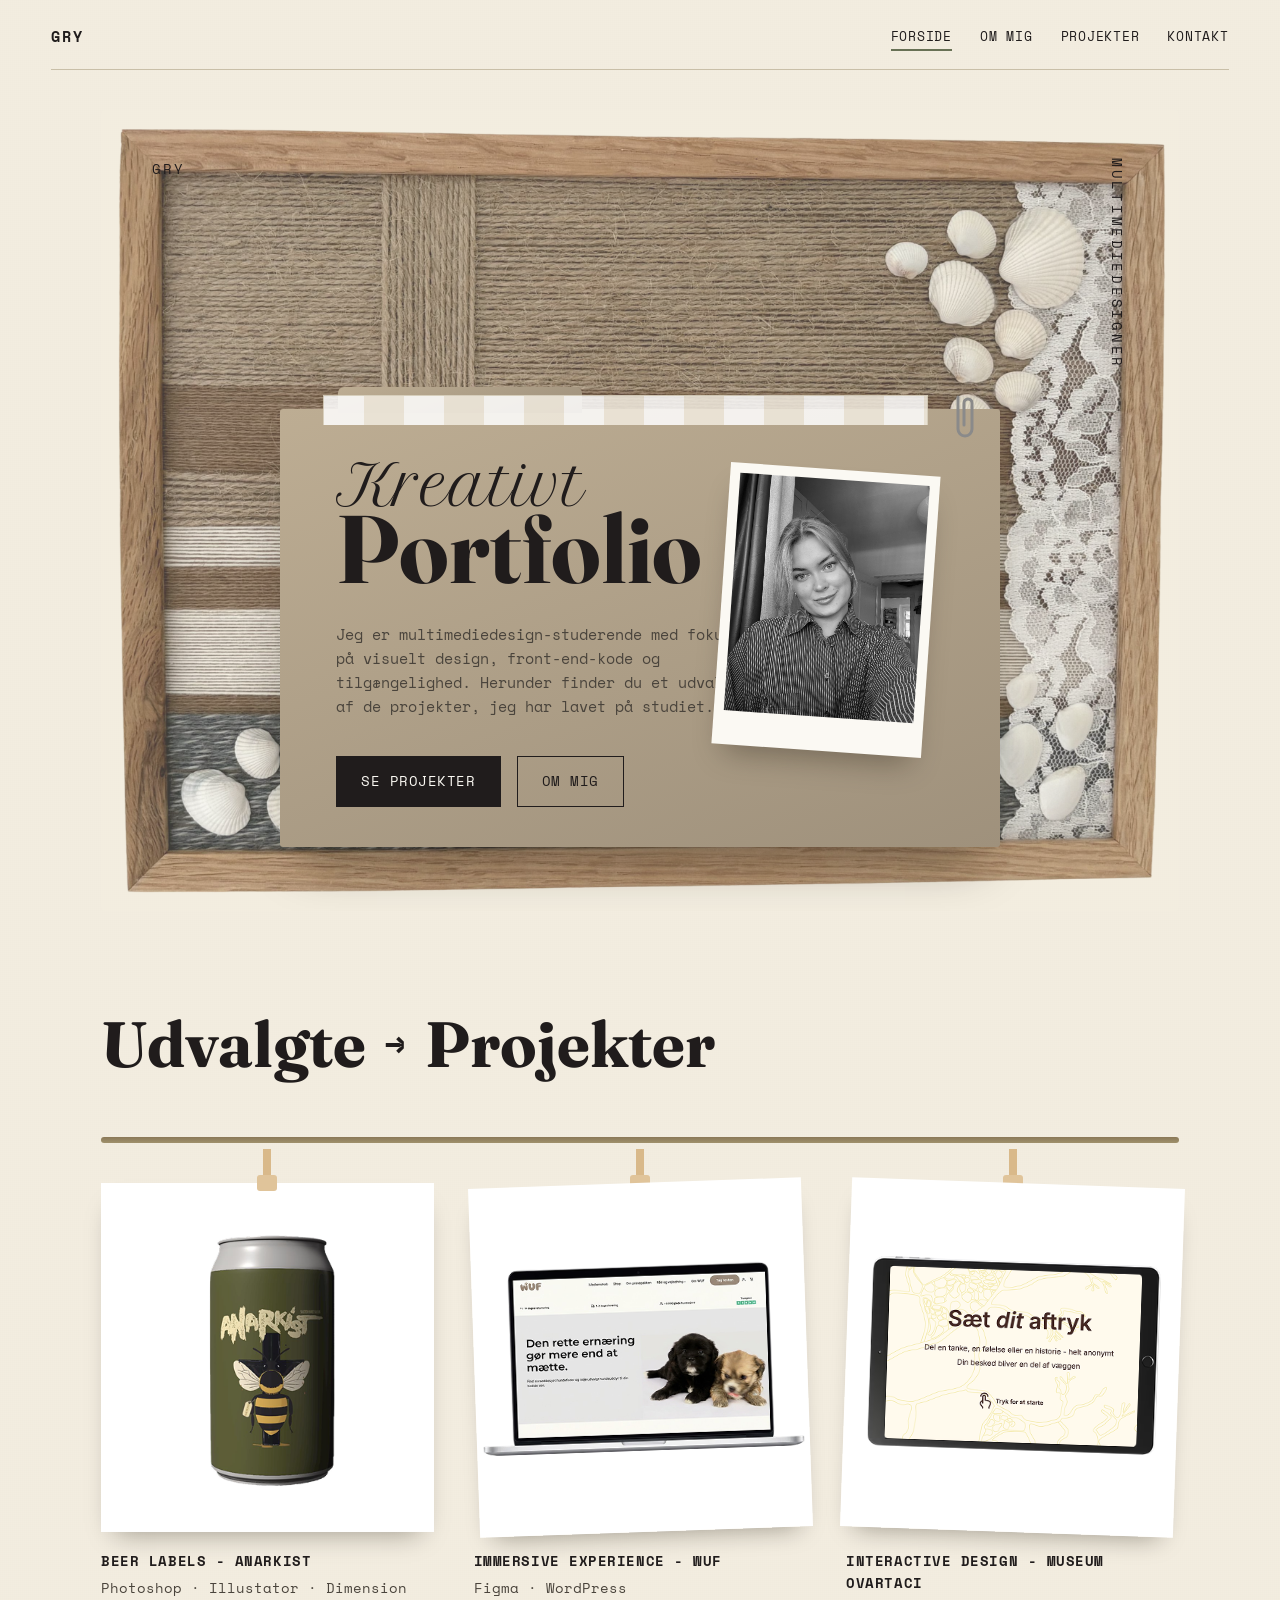
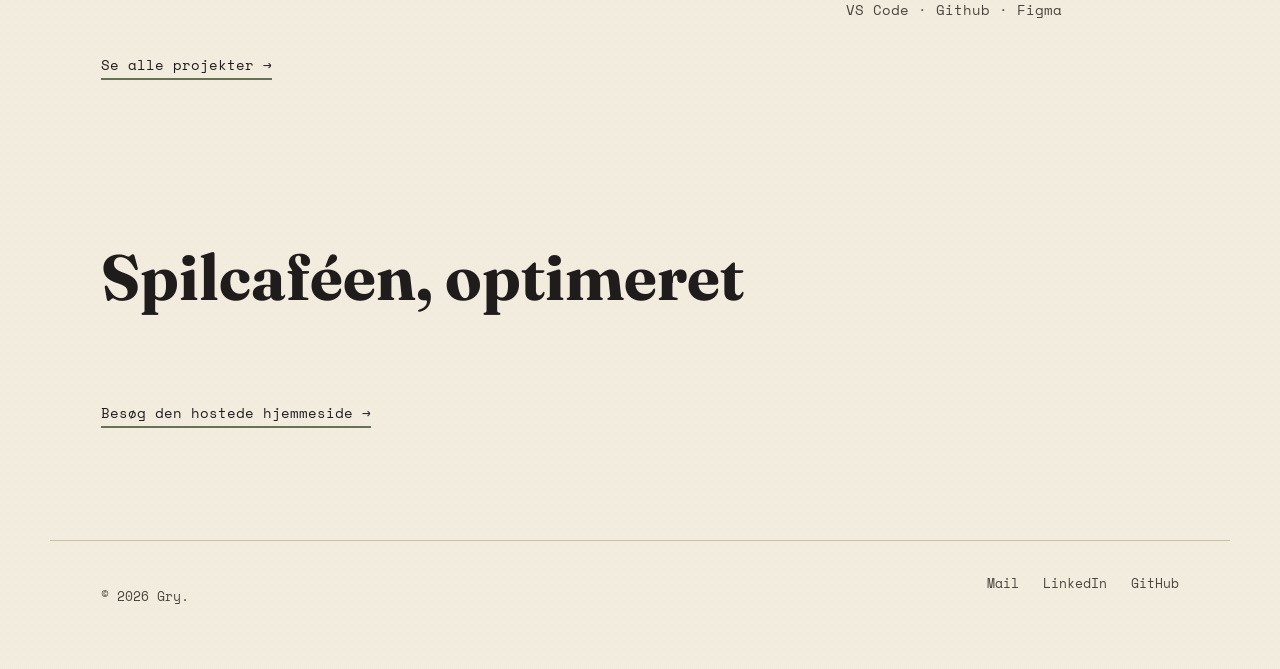
<file: index.html>
<!DOCTYPE html>
<html lang="da">
<head>
<meta charset="UTF-8">
<meta name="viewport" content="width=device-width, initial-scale=1.0">
<title>Gry — Portfolio</title>
<link rel="preconnect" href="https://fonts.googleapis.com">
<link href="https://fonts.googleapis.com/css2?family=Fraunces:opsz,wght@9..144,600;9..144,700&family=Petit+Formal+Script&family=Space+Mono:wght@400;700&display=swap" rel="stylesheet">
<link rel="stylesheet" href="css/scrapbook.css">
</head>
<body>

<a class="skip-link" href="#main">Spring til indhold</a>

<header class="site-header">
  <nav class="main-nav" aria-label="Hovednavigation">
    <a href="index.html" class="logo">Gry</a>
    <ul class="nav-links">
      <li><a href="index.html" aria-current="page">Forside</a></li>
      <li><a href="om-mig.html">Om mig</a></li>
      <li><a href="projekter.html">Projekter</a></li>
      <li><a href="kontakt.html">Kontakt</a></li>
    </ul>
  </nav>
</header>

<main id="main">

  <section class="folder-scene">
    <div class="folder-scene-bg">
      <img class="folder-scene-image" src="images/muslinge-billede.png" alt="">

      <div class="folder-topline">
        <span>Gry</span>
        <span class="vertical-label">Multimediedesigner</span>
      </div>

      <div class="folder-card">
        <div class="folder-papers" aria-hidden="true"></div>

        <svg class="paperclip" viewBox="0 0 34 60" aria-hidden="true">
          <path d="M10 10 V42 a7 7 0 0 0 14 0 V16 a4 4 0 0 0 -8 0 V38" fill="none" stroke="#8a8a8a" stroke-width="3" stroke-linecap="round"/>
        </svg>

        <figure class="polaroid" aria-hidden="true">
        <img
          class="polaroid-photo"
          src="images/portræt1.png"
          alt="Portræt af Gry.">
        </figure>

        <p class="folder-title-script">Kreativt</p>
        <h1 class="folder-title-main">Portfolio</h1>

        <p class="folder-tagline">Jeg er multimediedesign-studerende med fokus på visuelt design, front-end-kode og tilgængelighed. Herunder finder du et udvalg af de projekter, jeg har lavet på studiet.</p>

        <div class="folder-actions">
          <a href="projekter.html" class="btn btn-primary">Se projekter</a>
          <a href="om-mig.html" class="btn btn-ghost">Om mig</a>
        </div>
      </div>
    </div>
  </section>

  <section class="clothesline-section" aria-labelledby="works-heading">
    <h2 id="works-heading" class="section-heading-big">Udvalgte <span class="arrow">&rarr;</span> Projekter</h2>

    <div class="clothesline-rope" aria-hidden="true"></div>

    <div class="clothesline-items">
      <article class="clothesline-item">
        <svg class="peg" viewBox="0 0 20 42" aria-hidden="true">
          <rect x="6" y="0" width="8" height="30" fill="#d9b98a"/>
          <rect x="0" y="26" width="20" height="16" rx="3" fill="#e0c49a"/>
        </svg>
        <img
         class="clothesline-photo"
         src="images/bee-beer-square.png" alt="Beer Labels - Anarkist">
        <h3>Beer Labels - Anarkist</h3>
        <p>Photoshop · Illustator · Dimension</p>
      </article>

      <article class="clothesline-item">
        <svg class="peg" viewBox="0 0 20 42" aria-hidden="true">
          <rect x="6" y="0" width="8" height="30" fill="#d9b98a"/>
          <rect x="0" y="26" width="20" height="16" rx="3" fill="#e0c49a"/>
        </svg>
        <img
         class="clothesline-photo"
         src="images/wuf-computer.png" alt="Immersive Experience - WUF">
        <h3>Immersive Experience - WUF</h3>
        <p>Figma · WordPress</p>
      </article>

      <article class="clothesline-item">
        <svg class="peg" viewBox="0 0 20 42" aria-hidden="true">
          <rect x="6" y="0" width="8" height="30" fill="#d9b98a"/>
          <rect x="0" y="26" width="20" height="16" rx="3" fill="#e0c49a"/>
        </svg>
        <img
         class="clothesline-photo"
         src="images/ovartaci-ipad-skærm.png" alt="Interactive Design - Museum Ovartaci">
        <h3>Interactive Design - Museum Ovartaci</h3>
        <p>VS Code · Github · Figma</p>
      </article>
    </div>

    <a href="projekter.html" class="link-arrow">Se alle projekter &rarr;</a>
  </section>

  <section class="clothesline-section" aria-labelledby="spilcafe-heading">
    <h2 id="spilcafe-heading" class="section-heading-big">Spilcaféen, optimeret</h2>
    <a href="https://gryblum.github.io/Spilcafe-/" class="link-arrow" target="_blank" rel="noopener noreferrer">Besøg den hostede hjemmeside &rarr;</a>
  </section>

</main>

<footer class="site-footer">
  <p>&copy; 2026 Gry.</p>
  <ul class="footer-links">
    <li><a href="mailto:gryblum@gmail.com">Mail</a></li>
    <li><a href="https://www.linkedin.com/in/gry-blum-andresen-62b1443a3/" target="_blank" rel="noopener noreferrer">LinkedIn</a></li>
    <li><a href="https://github.com/gryblum" target="_blank" rel="noopener noreferrer">GitHub</a></li>
  </ul>
</footer>

</body>
</html>
</file>
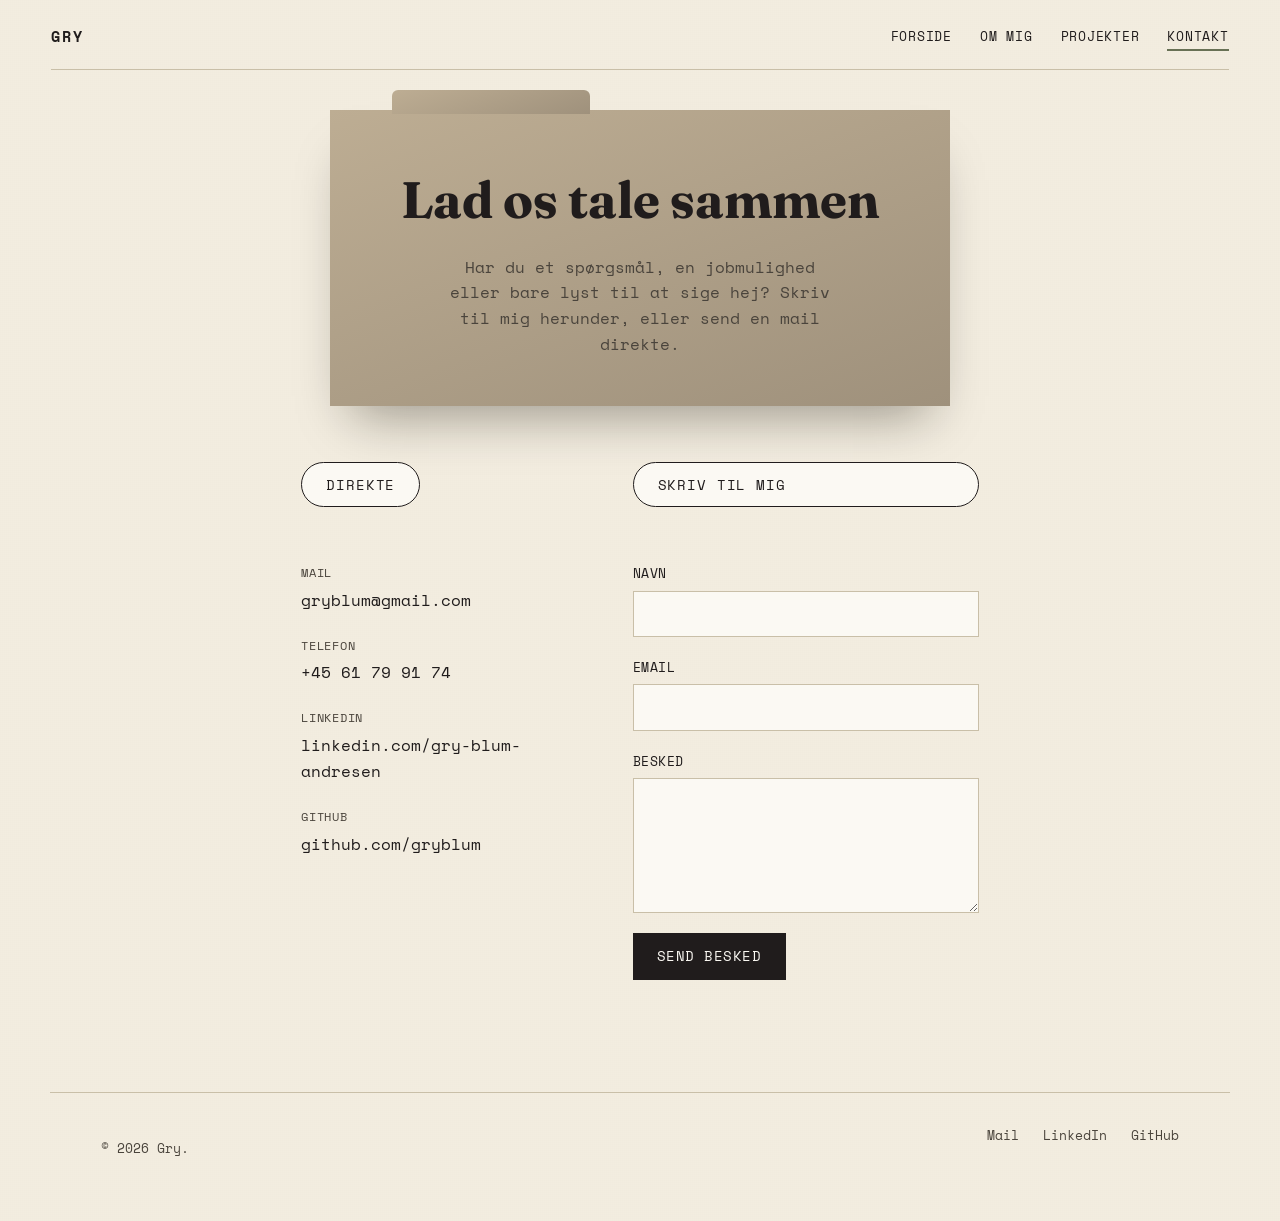
<file: kontakt.html>
<!DOCTYPE html>
<html lang="da">
<head>
<meta charset="UTF-8">
<meta name="viewport" content="width=device-width, initial-scale=1.0">
<title>Kontakt — Gry</title>
<link rel="preconnect" href="https://fonts.googleapis.com">
<link href="https://fonts.googleapis.com/css2?family=Fraunces:opsz,wght@9..144,600;9..144,700&family=Petit+Formal+Script&family=Space+Mono:wght@400;700&display=swap" rel="stylesheet">
<link rel="stylesheet" href="css/scrapbook.css">
</head>
<body>

<a class="skip-link" href="#main">Spring til indhold</a>

<header class="site-header">
  <nav class="main-nav" aria-label="Hovednavigation">
    <a href="index.html" class="logo">Gry</a>
    <ul class="nav-links">
      <li><a href="index.html">Forside</a></li>
      <li><a href="om-mig.html">Om mig</a></li>
      <li><a href="projekter.html">Projekter</a></li>
      <li><a href="kontakt.html" aria-current="page">Kontakt</a></li>
    </ul>
  </nav>
</header>

<main id="main">

  <section class="contact-hero">
    <div class="contact-folder">
      <h1>Lad os tale sammen</h1>
      <p>Har du et spørgsmål, en jobmulighed eller bare lyst til at sige hej? Skriv til mig herunder, eller send en mail direkte.</p>
    </div>
  </section>

  <section class="contact-block">
    <div class="contact-direct">
      <span class="badge-pill">Direkte</span>
      <ul class="contact-list" style="margin-top: 1.75rem;">
        <li>
          <span class="contact-label">Mail</span>
          <a href="mailto:gryblum@gmail.com">gryblum@gmail.com</a>
        </li>
        <li>
          <span class="contact-label">Telefon</span>
          <a href="tel:+4561799174">+45 61 79 91 74</a>
        </li>
        <li>
          <span class="contact-label">LinkedIn</span>
          <a href="https://www.linkedin.com/in/gry-blum-andresen-62b1443a3/" target="_blank" rel="noopener noreferrer">linkedin.com/gry-blum-andresen</a>
        </li>
        <li>
          <span class="contact-label">GitHub</span>
          <a href="https://github.com/gryblum" target="_blank" rel="noopener noreferrer">github.com/gryblum</a>
        </li>
      </ul>
    </div>

    <form class="contact-form" action="#" method="post">
      <span class="badge-pill">Skriv til mig</span>

      <div class="form-field" style="margin-top: 1.75rem;">
        <label for="name">Navn</label>
        <input type="text" id="name" name="name" required autocomplete="name">
      </div>

      <div class="form-field">
        <label for="email">Email</label>
        <input type="email" id="email" name="email" required autocomplete="email">
      </div>

      <div class="form-field">
        <label for="message">Besked</label>
        <textarea id="message" name="message" rows="5" required></textarea>
      </div>

      <button type="submit" class="btn btn-primary">Send besked</button>
    </form>
  </section>

</main>

<footer class="site-footer">
  <p>&copy; 2026 Gry.</p>
  <ul class="footer-links">
    <li><a href="mailto:gryblum@gmail.com">Mail</a></li>
    <li><a href="https://www.linkedin.com/in/gry-blum-andresen-62b1443a3/" target="_blank" rel="noopener noreferrer">LinkedIn</a></li>
    <li><a href="https://github.com/gryblum" target="_blank" rel="noopener noreferrer">GitHub</a></li>
  </ul>
</footer>

</body>
</html>
</file>
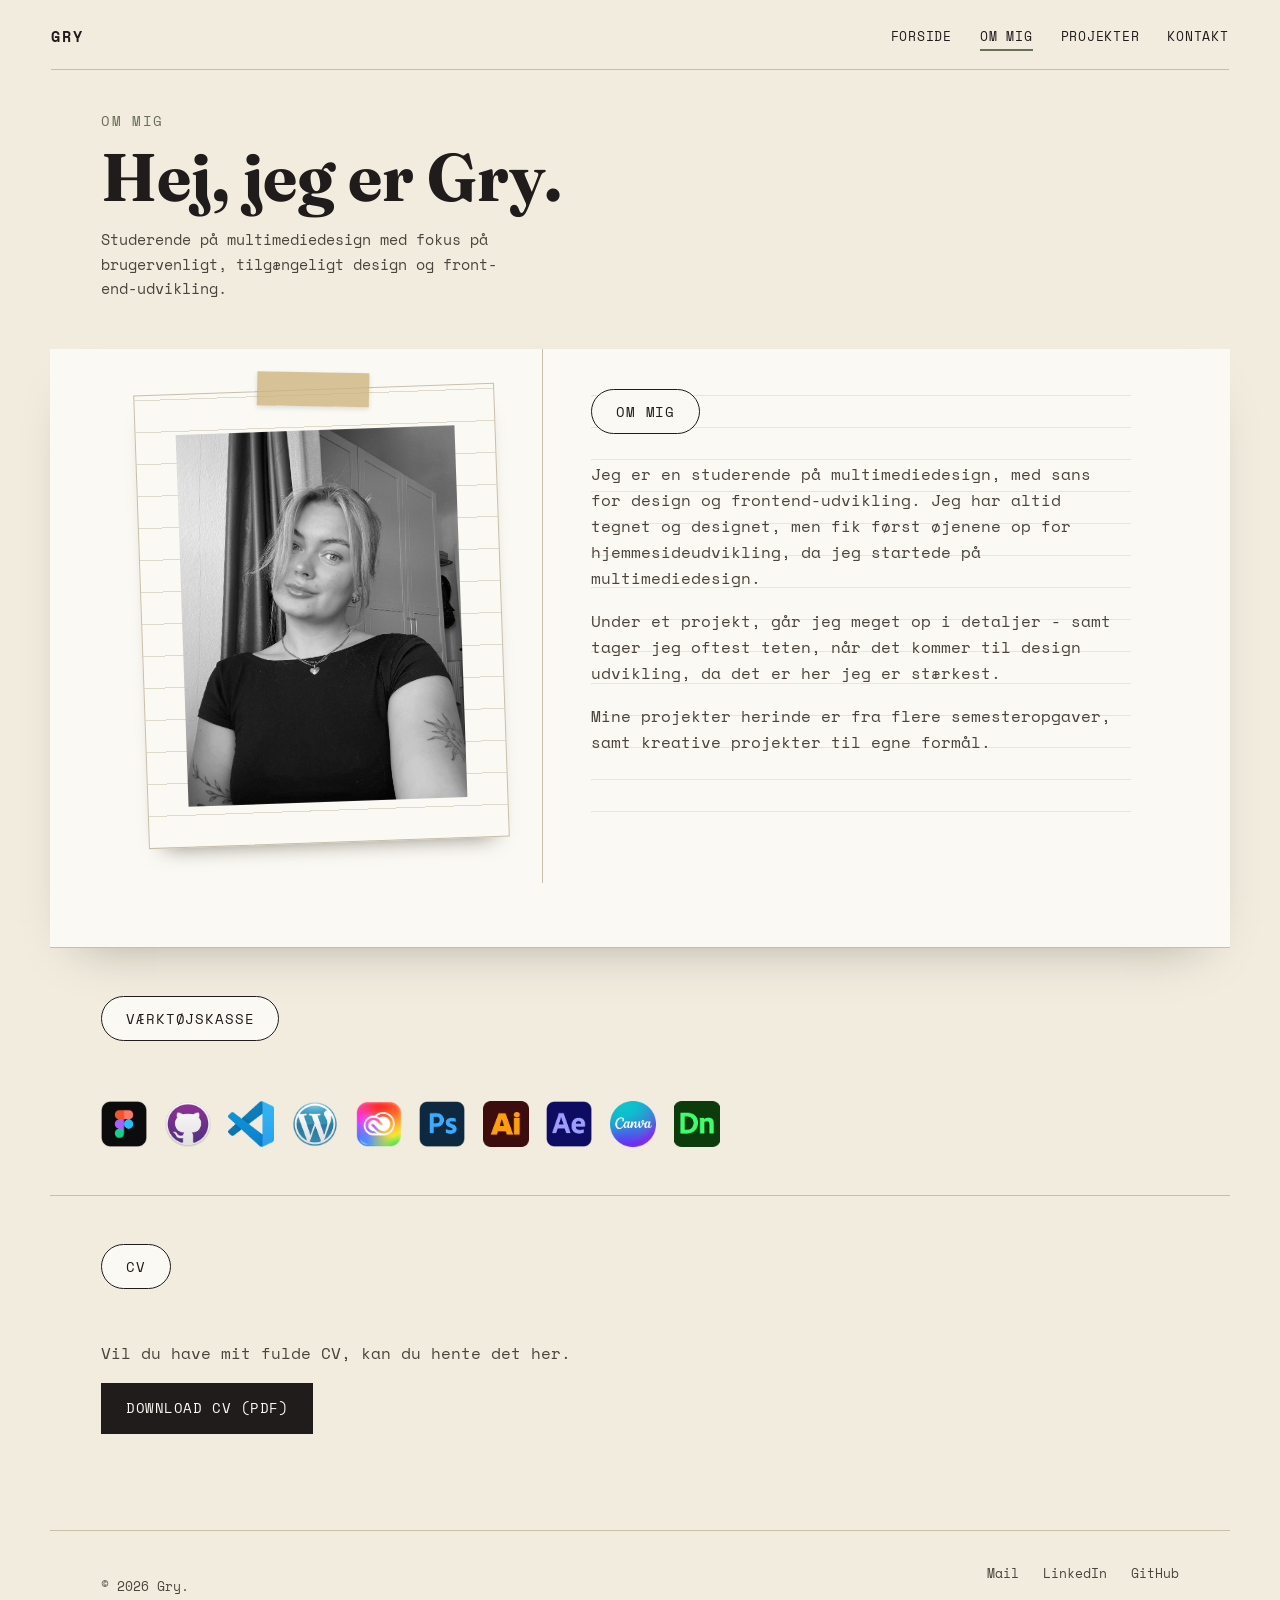
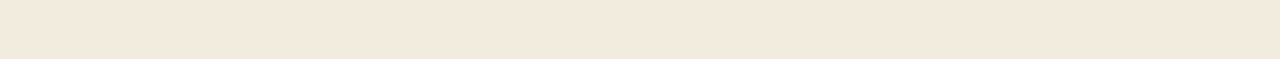
<file: om-mig.html>
<!DOCTYPE html>
<html lang="da">
<head>
<meta charset="UTF-8">
<meta name="viewport" content="width=device-width, initial-scale=1.0">
<title>Om mig — Gry</title>
<link rel="preconnect" href="https://fonts.googleapis.com">
<link href="https://fonts.googleapis.com/css2?family=Fraunces:opsz,wght@9..144,600;9..144,700&family=Petit+Formal+Script&family=Space+Mono:wght@400;700&display=swap" rel="stylesheet">
<link rel="stylesheet" href="css/scrapbook.css">
</head>
<body>

<a class="skip-link" href="#main">Spring til indhold</a>

<header class="site-header">
  <nav class="main-nav" aria-label="Hovednavigation">
    <a href="index.html" class="logo">Gry</a>
    <ul class="nav-links">
      <li><a href="index.html">Forside</a></li>
      <li><a href="om-mig.html" aria-current="page">Om mig</a></li>
      <li><a href="projekter.html">Projekter</a></li>
      <li><a href="kontakt.html">Kontakt</a></li>
    </ul>
  </nav>
</header>

<main id="main">

  <section class="notebook-hero">
    <p class="notebook-kicker">Om mig</p>
    <h1 class="folder-title-main">Hej, jeg er Gry.</h1>
    <p class="folder-tagline">Studerende på multimediedesign med fokus på brugervenligt, tilgængeligt design og front-end-udvikling.</p>
  </section>

  <section class="notebook-spread" aria-labelledby="about-heading">
    <div class="notebook-photo-panel">
      <img src="images/portræt3.png" alt="Portræt af Gry" />
    </div>
    <div class="notebook-text-panel">
      <span class="badge-pill" id="about-heading">Om mig</span>
      <p>Jeg er en studerende på multimediedesign, med sans for design og frontend-udvikling. Jeg har altid tegnet og designet, men fik først øjenene op for hjemmesideudvikling, da jeg startede på multimediedesign.</p>
      <p>Under et projekt, går jeg meget op i detaljer - samt tager jeg oftest teten, når det kommer til design udvikling, da det er her jeg er stærkest.</p>
      <p>Mine projekter herinde er fra flere semesteropgaver, samt kreative projekter til egne formål.</p>
    </div>
  </section>

  <section class="content-block" aria-labelledby="skills-heading">
    <span class="badge-pill" id="skills-heading">Værktøjskasse</span>
    <ul class="skills-list" style="margin-top: 2rem;">
      <li class="tool-item"><img src="images/figma.png" alt="Figma logo" /></li>
      <li class="tool-item"><img src="images/github.png" alt="GitHub logo" /></li>
      <li class="tool-item"><img src="images/visual-studio.png" alt="Visual Studio Code logo" /></li>
      <li class="tool-item"><img src="images/wordpress.png" alt="WordPress logo" /></li>
      <li class="tool-item"><img src="images/creative-cloud.png" alt="Creative Cloud logo" /></li>
      <li class="tool-item"><img src="images/photoshop.png" alt="Photoshop logo" /></li>
      <li class="tool-item"><img src="images/adobe-illustrator.png" alt="Illustrator logo" /></li>
      <li class="tool-item"><img src="images/after-effects.png" alt="After Effects logo" /></li>
      <li class="tool-item"><img src="images/canva.png" alt="Canva logo" /></li>
      <li class="tool-item"><img src="images/adobe-dimension.png" alt="Dimension logo" /></li>
    </ul>
  </section>

  <section class="content-block">
    <span class="badge-pill">CV</span>
    <p style="margin-top: 1.5rem;">Vil du have mit fulde CV, kan du hente det her.</p>
    <a href="cv.pdf" class="btn btn-primary" download>Download CV (PDF)</a>
  </section>

</main>

<footer class="site-footer">
  <p>&copy; 2026 Gry.</p>
  <ul class="footer-links">
    <li><a href="mailto:gryblum@gmail.com">Mail</a></li>
    <li><a href="https://www.linkedin.com/in/gry-blum-andresen-62b1443a3/" target="_blank" rel="noopener noreferrer">LinkedIn</a></li>
    <li><a href="https://github.com/gryblum" target="_blank" rel="noopener noreferrer">GitHub</a></li>
  </ul>
</footer>

</body>
</html>
</file>
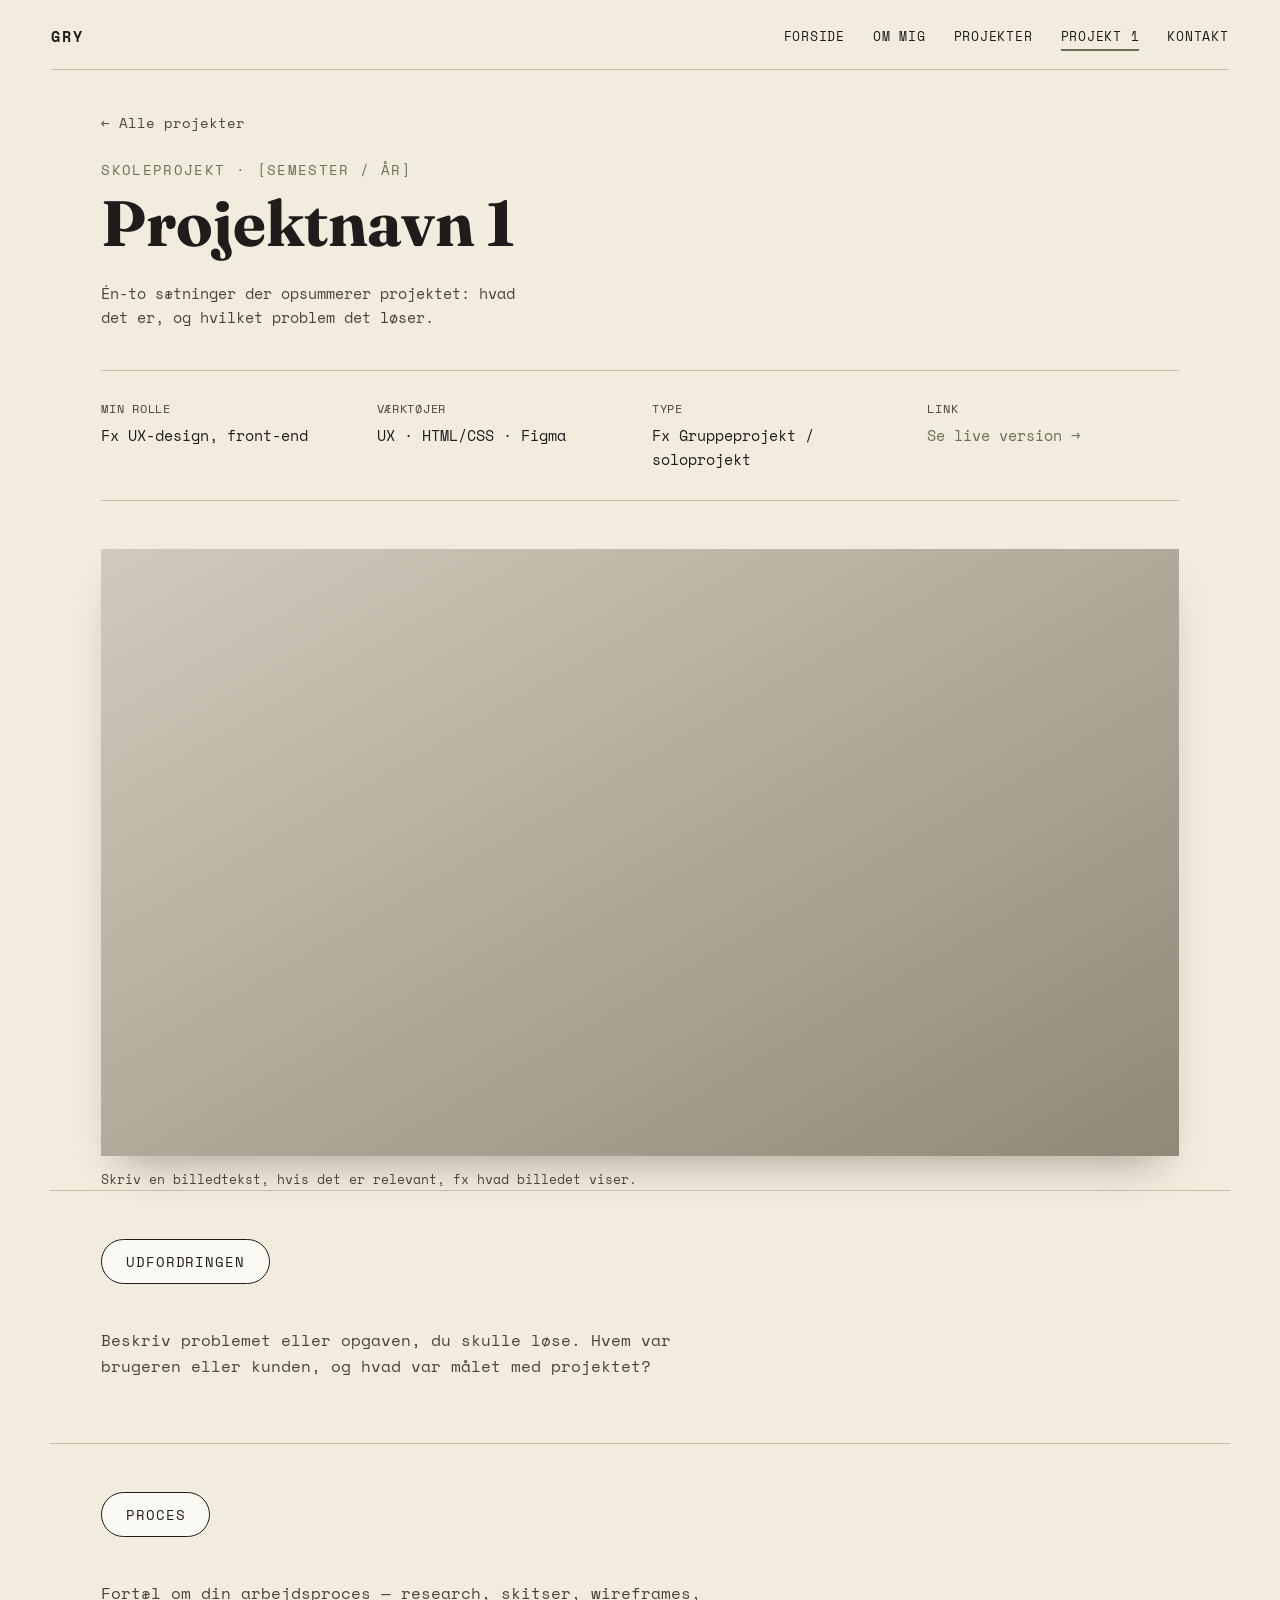
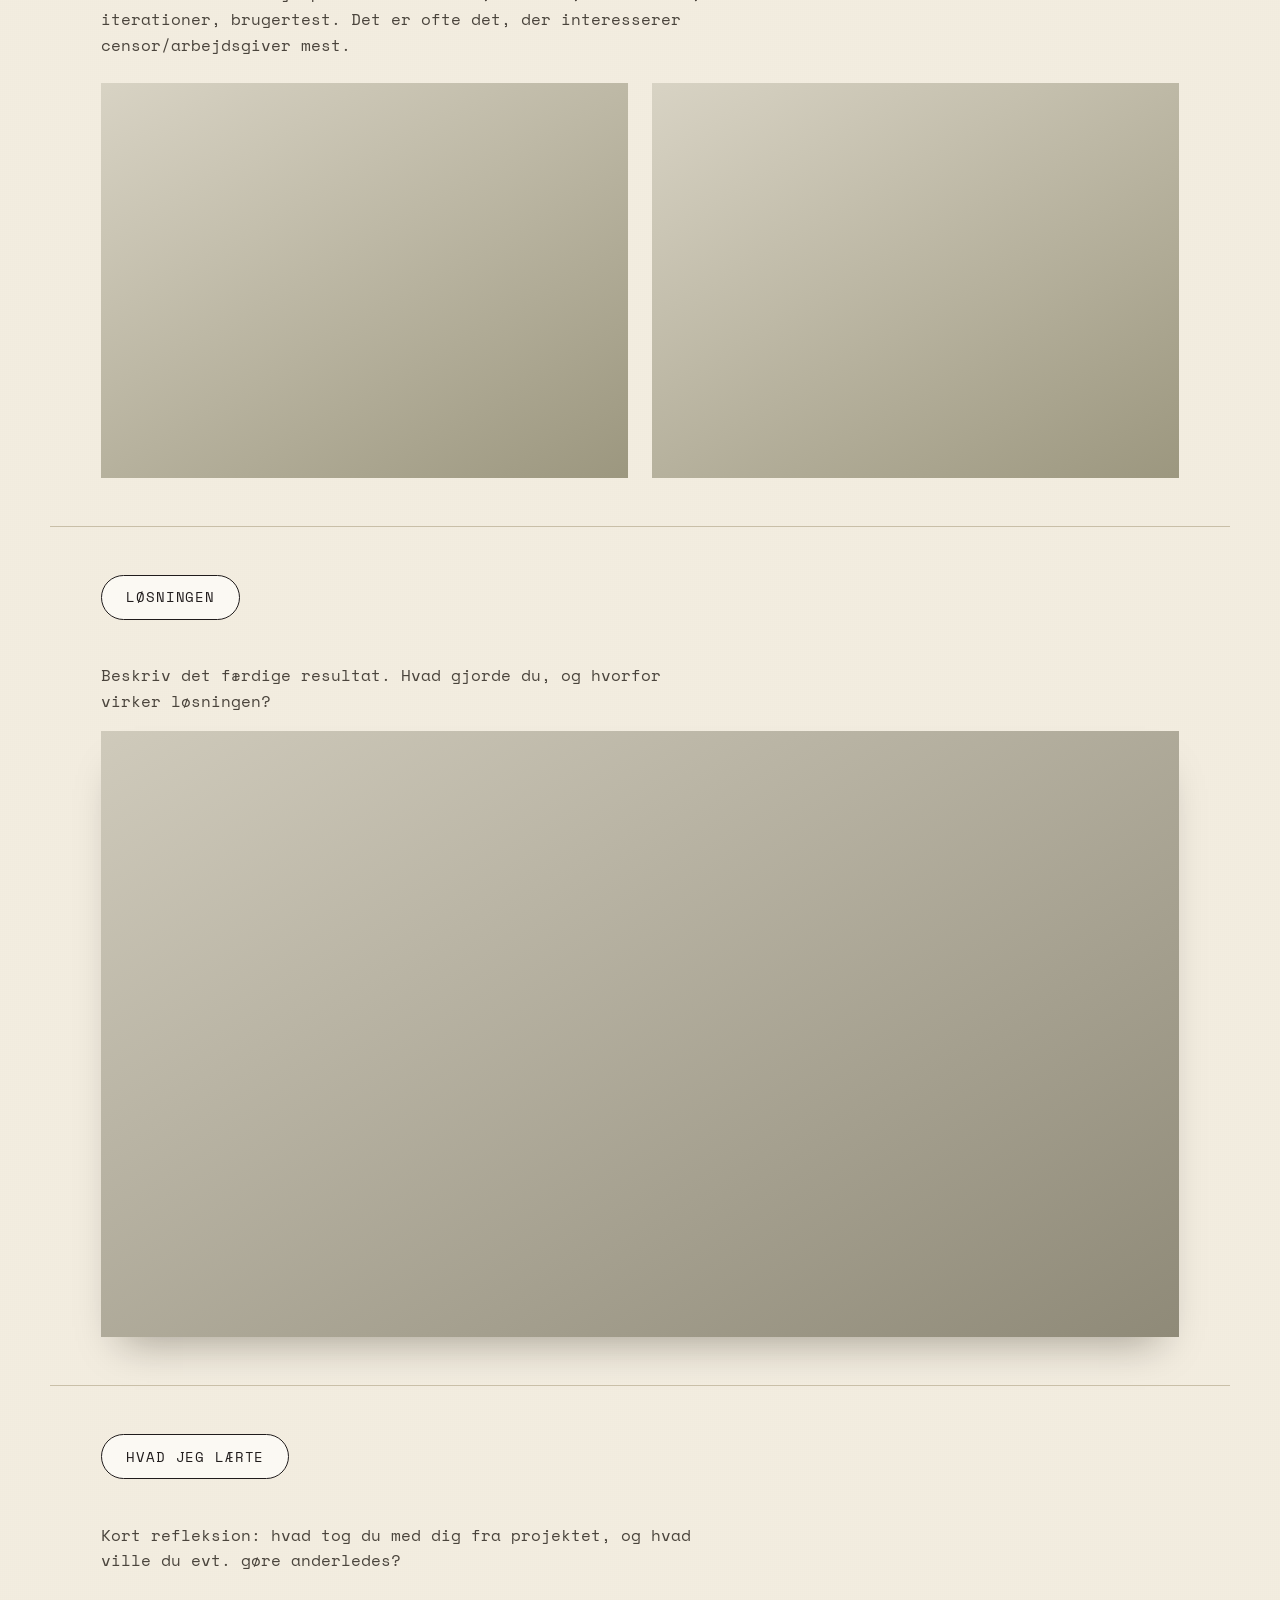
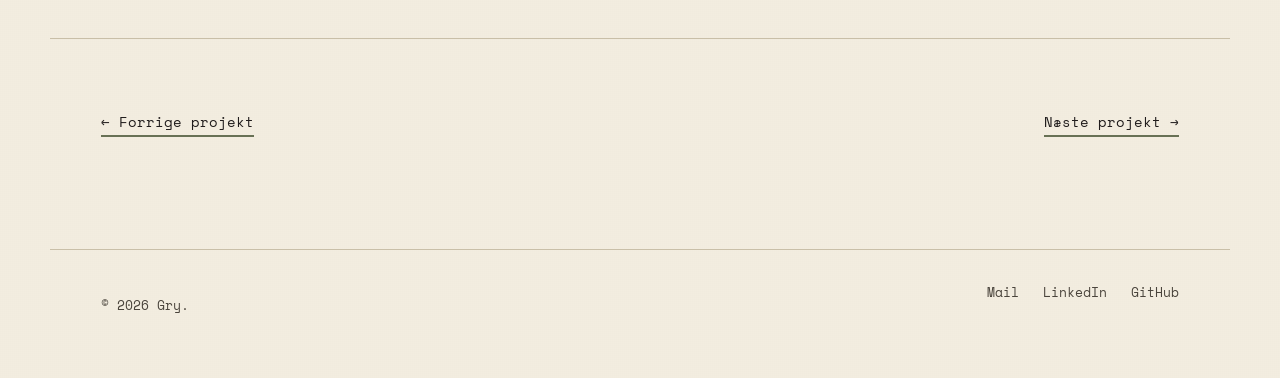
<file: projekt-1.html>
<!DOCTYPE html>
<html lang="da">
<head>
<meta charset="UTF-8">
<meta name="viewport" content="width=device-width, initial-scale=1.0">
<title>Projektnavn 1 — Gry</title>
<link rel="preconnect" href="https://fonts.googleapis.com">
<link href="https://fonts.googleapis.com/css2?family=Fraunces:opsz,wght@9..144,600;9..144,700&family=Petit+Formal+Script&family=Space+Mono:wght@400;700&display=swap" rel="stylesheet">
<link rel="stylesheet" href="css/scrapbook.css">
</head>
<body>

<a class="skip-link" href="#main">Spring til indhold</a>

<header class="site-header">
  <nav class="main-nav" aria-label="Hovednavigation">
    <a href="index.html" class="logo">Gry</a>
    <ul class="nav-links">
      <li><a href="index.html">Forside</a></li>
      <li><a href="om-mig.html">Om mig</a></li>
      <li><a href="projekter.html">Projekter</a></li>
      <li><a href="projekt-1.html" aria-current="page">Projekt 1</a></li>
      <li><a href="kontakt.html">Kontakt</a></li>
    </ul>
  </nav>
</header>

<main id="main">

  <article>

    <section class="project-hero">
      <a href="projekter.html" class="link-back">&larr; Alle projekter</a>
      <p class="notebook-kicker">Skoleprojekt · [Semester / år]</p>
      <h1 class="folder-title-main">Projektnavn 1</h1>
      <p class="folder-tagline">Én-to sætninger der opsummerer projektet: hvad det er, og hvilket problem det løser.</p>

      <dl class="project-meta">
        <div>
          <dt>Min rolle</dt>
          <dd>Fx UX-design, front-end</dd>
        </div>
        <div>
          <dt>Værktøjer</dt>
          <dd>UX · HTML/CSS · Figma</dd>
        </div>
        <div>
          <dt>Type</dt>
          <dd>Fx Gruppeprojekt / soloprojekt</dd>
        </div>
        <div>
          <dt>Link</dt>
          <dd><a href="#">Se live version &rarr;</a></dd>
        </div>
      </dl>
    </section>

    <figure class="project-cover">
      <div class="project-photo-cover" aria-hidden="true"></div>
      <figcaption>Skriv en billedtekst, hvis det er relevant, fx hvad billedet viser.</figcaption>
    </figure>

    <section class="content-block">
      <span class="badge-pill">Udfordringen</span>
      <p>Beskriv problemet eller opgaven, du skulle løse. Hvem var brugeren eller kunden, og hvad var målet med projektet?</p>
    </section>

    <section class="content-block">
      <span class="badge-pill">Proces</span>
      <p>Fortæl om din arbejdsproces — research, skitser, wireframes, iterationer, brugertest. Det er ofte det, der interesserer censor/arbejdsgiver mest.</p>
      <div class="process-grid">
        <div class="process-photo" aria-hidden="true"></div>
        <div class="process-photo" aria-hidden="true"></div>
      </div>
    </section>

    <section class="content-block">
      <span class="badge-pill">Løsningen</span>
      <p>Beskriv det færdige resultat. Hvad gjorde du, og hvorfor virker løsningen?</p>
      <div class="project-photo-cover" aria-hidden="true"></div>
    </section>

    <section class="content-block">
      <span class="badge-pill">Hvad jeg lærte</span>
      <p>Kort refleksion: hvad tog du med dig fra projektet, og hvad ville du evt. gøre anderledes?</p>
    </section>

    <nav class="project-pagination" aria-label="Navigation mellem projekter">
      <a href="projekt-6.html" class="link-arrow">&larr; Forrige projekt</a>
      <a href="projekt-2.html" class="link-arrow">Næste projekt &rarr;</a>
    </nav>

  </article>

</main>

<footer class="site-footer">
  <p>&copy; 2026 Gry.</p>
  <ul class="footer-links">
    <li><a href="mailto:gryblum@gmail.com">Mail</a></li>
    <li><a href="https://www.linkedin.com/in/gry-blum-andresen-62b1443a3/" target="_blank" rel="noopener noreferrer">LinkedIn</a></li>
    <li><a href="https://github.com/gryblum" target="_blank" rel="noopener noreferrer">GitHub</a></li>
  </ul>
</footer>

</body>
</html>
</file>
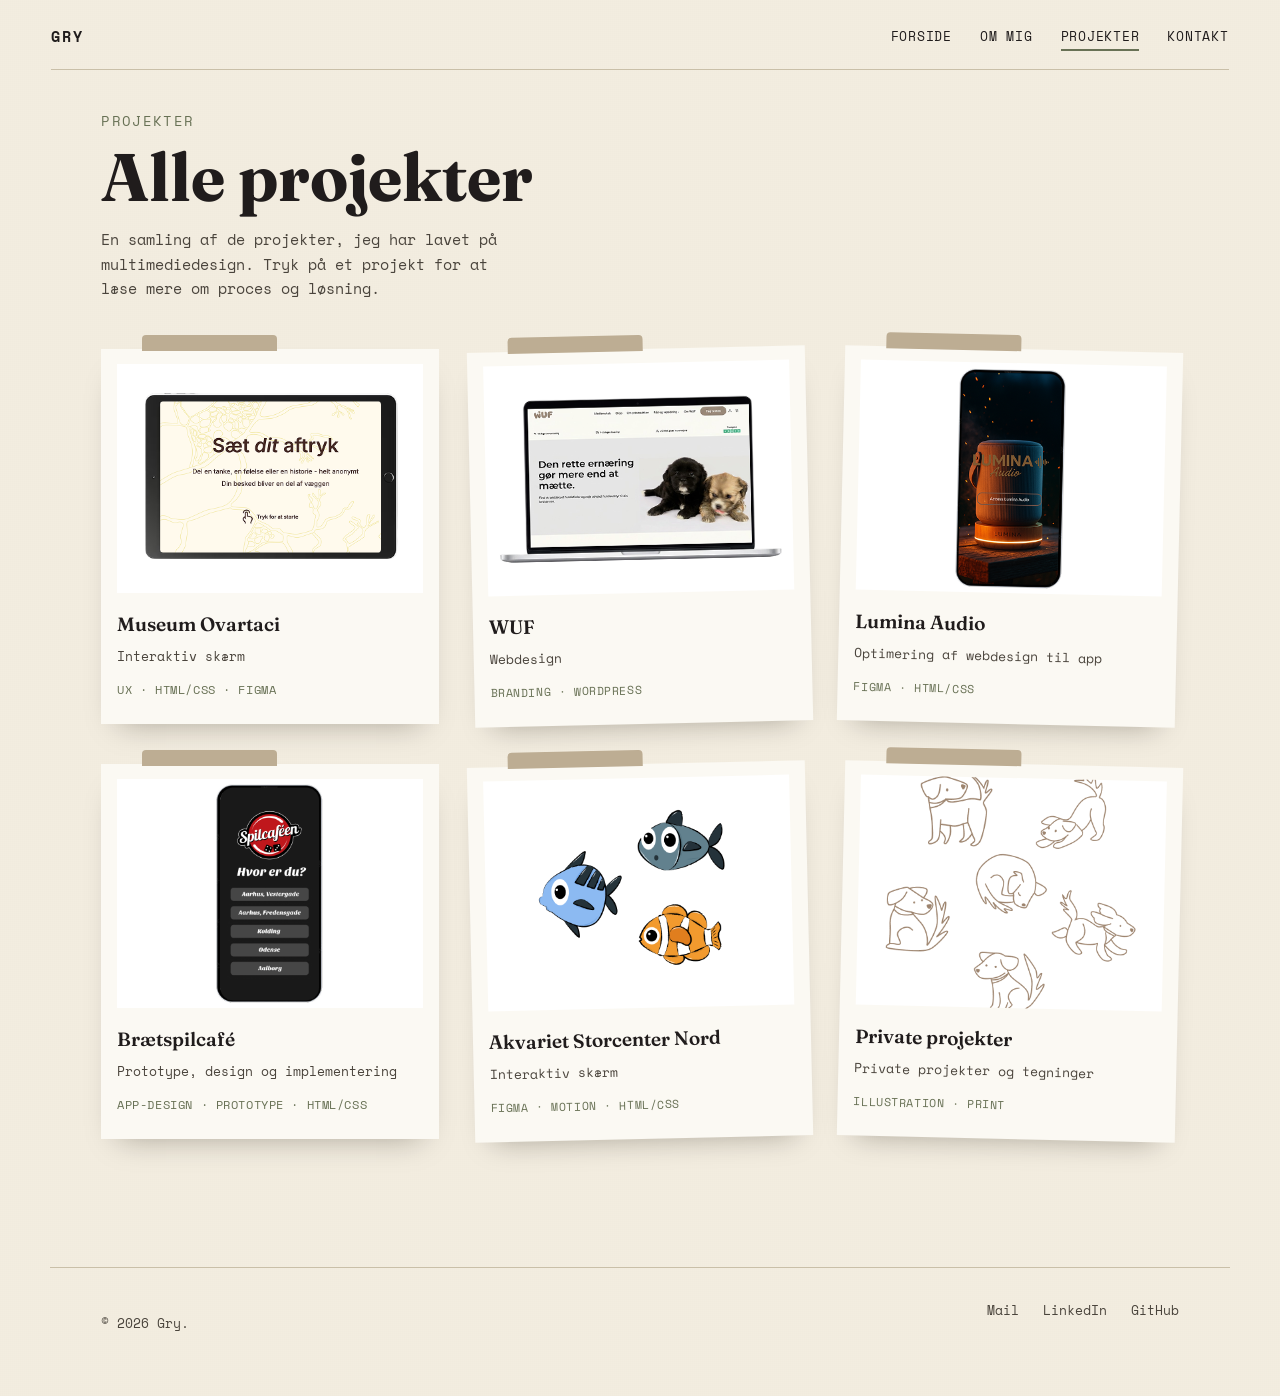
<file: projekter.html>
<!DOCTYPE html>
<html lang="da">
<head>
<meta charset="UTF-8">
<meta name="viewport" content="width=device-width, initial-scale=1.0">
<title>Projekter — Gry</title>
<link rel="preconnect" href="https://fonts.googleapis.com">
<link href="https://fonts.googleapis.com/css2?family=Fraunces:opsz,wght@9..144,600;9..144,700&family=Petit+Formal+Script&family=Space+Mono:wght@400;700&display=swap" rel="stylesheet">
<link rel="stylesheet" href="css/scrapbook.css">
</head>
<body>

<a class="skip-link" href="#main">Spring til indhold</a>

<header class="site-header">
  <nav class="main-nav" aria-label="Hovednavigation">
    <a href="index.html" class="logo">Gry</a>
    <ul class="nav-links">
      <li><a href="index.html">Forside</a></li>
      <li><a href="om-mig.html">Om mig</a></li>
      <li><a href="projekter.html" aria-current="page">Projekter</a></li>
      <li><a href="kontakt.html">Kontakt</a></li>
    </ul>
  </nav>
</header>

<main id="main">

  <section class="index-hero">
    <p class="notebook-kicker">Projekter</p>
    <h1 class="folder-title-main">Alle projekter</h1>
    <p class="folder-tagline">En samling af de projekter, jeg har lavet på multimediedesign. Tryk på et projekt for at læse mere om proces og løsning.</p>
  </section>

  <div class="index-card-grid">

    <a href="projekt-1.html" class="index-card">
      <div class="index-card-tab">
        <img class="index-card-photo" src="images/ovartaci-ipad-skærm.png" alt="Museum Ovartaci projekt" />
        <h3>Museum Ovartaci</h3>
        <p>Interaktiv skærm</p>
        <span class="index-card-tags">UX · HTML/CSS · Figma</span>
      </div>
    </a>

    <a href="projekt-2.html" class="index-card">
      <div class="index-card-tab">
        <img class="index-card-photo" src="images/wuf-computer.png" alt="WUF projekt" />
        <h3>WUF</h3>
        <p>Webdesign</p>
        <span class="index-card-tags">Branding · WordPress</span>
      </div>
    </a>

    <a href="projekt-3.html" class="index-card">
      <div class="index-card-tab">
        <img class="index-card-photo" src="images/lumina-phone.png" alt="Lumina Audio projekt" />
        <h3>Lumina Audio</h3>
        <p>Optimering af webdesign til app</p>
        <span class="index-card-tags">Figma · HTML/CSS</span>
      </div>
    </a>

    <a href="projekt-4.html" class="index-card">
      <div class="index-card-tab">
        <img class="index-card-photo" src="images/spilcafe-iphone.png" alt="Brætspilcafé projekt" />
        <h3>Brætspilcafé</h3>
        <p>Prototype, design og implementering</p>
        <span class="index-card-tags">App-design · Prototype · HTML/CSS</span>
      </div>
    </a>

    <a href="projekt-5.html" class="index-card">
      <div class="index-card-tab">
        <img class="index-card-photo" src="images/fisk.png" alt="Akvariet Storcenter Nord projekt" />
        <h3>Akvariet Storcenter Nord</h3>
        <p>Interaktiv skærm</p>
        <span class="index-card-tags">Figma · Motion · HTML/CSS</span>
      </div>
    </a>

    <a href="projekt-6.html" class="index-card">
      <div class="index-card-tab">
        <img class="index-card-photo" src="images/kreativ.png" alt="Private projekter" />
        <h3>Private projekter</h3>
        <p>Private projekter og tegninger</p>
        <span class="index-card-tags">Illustration · Print</span>
      </div>
    </a>

  </div>

</main>

<footer class="site-footer">
  <p>&copy; 2026 Gry.</p>
  <ul class="footer-links">
    <li><a href="mailto:gryblum@gmail.com">Mail</a></li>
    <li><a href="https://www.linkedin.com/in/gry-blum-andresen-62b1443a3/" target="_blank" rel="noopener noreferrer">LinkedIn</a></li>
    <li><a href="https://github.com/gryblum" target="_blank" rel="noopener noreferrer">GitHub</a></li>
  </ul>
</footer>

</body>
</html>
</file>
<file: css/scrapbook.css>
/* =========================================================
   SCRAPBOOK / COLLAGE DESIGN SYSTEM
   ========================================================= */

:root {
  --paper: #F3EDE0;
  --paper-warm: #EFE6D3;
  --folder: #bdad93;
  --folder-dark: #9f917c;
  --folder-shadow: #837766;
  --ink: #201C1C;
  --ink-soft: #4A443C;
  --rose: #a2b686;
  --rose-deep: #687155;
  --sage: #8B9574;
  --line: #C9BFA8;
  --paper-white: #FBF9F3;

  --font-script: 'Petit Formal Script', cursive;
  --font-display: 'Fraunces', serif;
  --font-mono: 'Space Mono', monospace;

  --max-width: 1180px;
  --gutter: clamp(1.25rem, 4vw, 3.5rem);
}

* { box-sizing: border-box; }
html { scroll-behavior: smooth; }

body {
  margin: 0;
  background: var(--paper);
  background-image:
    repeating-linear-gradient(0deg, rgba(0,0,0,0.012) 0px, transparent 1px, transparent 2px),
    repeating-linear-gradient(90deg, rgba(0,0,0,0.012) 0px, transparent 1px, transparent 2px);
  color: var(--ink);
  font-family: var(--font-mono);
  font-size: 0.98rem;
  line-height: 1.65;
  -webkit-font-smoothing: antialiased;
}
img { max-width: 100%; display: block; }
a { color: inherit; }

/* ---------- Accessibility ---------- */
.skip-link {
  position: absolute;
  left: -999px;
  top: 0;
  background: var(--ink);
  color: var(--paper-white);
  padding: 0.75rem 1.25rem;
  z-index: 200;
  font-family: var(--font-mono);
}
.skip-link:focus { left: var(--gutter); top: var(--gutter); }
:focus-visible { outline: 3px solid var(--rose-deep); outline-offset: 3px; }
.visually-hidden {
  position: absolute; width: 1px; height: 1px; padding: 0; margin: -1px;
  overflow: hidden; clip: rect(0,0,0,0); white-space: nowrap; border: 0;
}

/* ---------- Header / Nav ---------- */
.site-header { padding: 1.5rem var(--gutter) 0; }
.main-nav {
  max-width: var(--max-width);
  margin: 0 auto;
  display: flex;
  align-items: center;
  justify-content: space-between;
  padding-bottom: 1.25rem;
  border-bottom: 1px solid var(--line);
}
.logo {
  font-family: var(--font-mono);
  font-weight: 700;
  font-size: 0.95rem;
  letter-spacing: 0.12em;
  text-transform: uppercase;
  text-decoration: none;
}
.nav-links {
  list-style: none;
  display: flex;
  gap: 1.75rem;
  margin: 0;
  padding: 0;
  font-family: var(--font-mono);
  font-size: 0.8rem;
  letter-spacing: 0.06em;
  text-transform: uppercase;
}
.nav-links a { text-decoration: none; padding-bottom: 3px; border-bottom: 2px solid transparent; }
.nav-links a:hover,
.nav-links a[aria-current="page"] { border-bottom-color: var(--rose-deep); }

/* =========================================================
   FOLDER HERO
   ========================================================= */
.folder-scene {
  max-width: var(--max-width);
  margin: 2.5rem auto 0;
  padding: 0 var(--gutter);
  position: relative;
}
.folder-scene-bg {
  position: relative;
  border-radius: 4px;
  overflow: hidden;
  padding: 3rem var(--gutter) 4rem;
  min-height: 560px;
  display: flex;
  flex-direction: column;
}
.folder-scene-image {
  position: absolute;
  inset: 0;
  width: 100%;
  height: 100%;
  object-fit: cover;
  z-index: 0;
}
.folder-scene-bg::after {
  content: "";
  position: absolute;
  inset: 0;
  background: rgba(243, 237, 224, 0.25);
  z-index: 1;
}
.folder-topline {
  position: relative;
  z-index: 2;
  display: flex;
  justify-content: space-between;
  align-items: flex-start;
  font-family: var(--font-mono);
  font-size: 0.85rem;
  letter-spacing: 0.12em;
  text-transform: uppercase;
  color: var(--ink);
}
.folder-topline .vertical-label {
  writing-mode: vertical-rl;
  letter-spacing: 0.2em;
}

.folder-card {
  position: relative;
  z-index: 2;
  margin: 2.5rem auto 0;
  width: min(720px, 100%);
  background: linear-gradient(160deg, var(--folder) 0%, var(--folder-dark) 100%);
  border-radius: 3px;
  padding: 3rem clamp(1.5rem, 5vw, 3.5rem) 2.5rem;
  box-shadow: 0 30px 50px -20px rgba(20,15,5,0.45);
}
.folder-card::before {
  /* folder tab */
  content: "";
  position: absolute;
  top: -22px;
  left: 8%;
  width: 34%;
  height: 26px;
  background: linear-gradient(160deg, var(--folder) 0%, var(--folder-dark) 100%);
  border-radius: 6px 6px 0 0;
}
.folder-papers {
  position: absolute;
  top: -14px;
  left: 6%;
  right: 10%;
  height: 30px;
  background: repeating-linear-gradient(90deg, #fff 0 40px, #f2ece0 40px 80px);
  border: 1px solid #ddd6c4;
  border-bottom: none;
  opacity: 0.85;
}

.folder-title-script {
  font-family: var(--font-script);
  font-size: clamp(2.2rem, 6vw, 3.5rem);
  line-height: 1;
  margin: 0 0 -0.6rem;
  color: var(--ink);
}
.folder-title-main {
  font-family: var(--font-display);
  font-weight: 700;
  font-size: clamp(3rem, 10vw, 6rem);
  line-height: 0.95;
  margin: 0;
  color: var(--ink);
}
.folder-tagline {
  font-family: var(--font-mono);
  font-size: 0.92rem;
  max-width: 46ch;
  margin: 1.75rem 0 0;
  color: var(--ink-soft);
}

.polaroid {
  position: absolute;
  top: 10%;
  right: 4%;
  width: clamp(150px, 20vw, 210px);
  background: var(--paper-white);
  padding: 10px 10px 34px;
  box-shadow: 0 18px 30px -12px rgba(20,15,5,0.35);
  transform: rotate(4deg);
}
.polaroid-photo {
  width: 100%;
  aspect-ratio: 4/5;
  object-fit: cover;
  display: block;
}
.paperclip {
  position: absolute;
  top: -22px;
  right: 18px;
  width: 34px;
  height: 60px;
}

.folder-actions {
  display: flex;
  gap: 1rem;
  flex-wrap: wrap;
  margin-top: 2.25rem;
}

/* ---------- Buttons ---------- */
.btn {
  font-family: var(--font-mono);
  font-size: 0.85rem;
  letter-spacing: 0.04em;
  padding: 0.85rem 1.5rem;
  text-decoration: none;
  display: inline-block;
  border: 1.5px solid var(--ink);
  text-transform: uppercase;
}
.btn-primary { background: var(--ink); color: var(--paper-white); }
.btn-primary:hover { background: var(--rose-deep); border-color: var(--rose-deep); }
.btn-ghost { background: transparent; color: var(--ink); }
.btn-ghost:hover { border-color: var(--rose-deep); color: var(--rose-deep); }

/* =========================================================
   CLOTHESLINE / SAMPLE WORKS SECTION
   ========================================================= */
.clothesline-section {
  max-width: var(--max-width);
  margin: 0 auto;
  padding: 5rem var(--gutter) 4rem;
}
.clothesline-rope {
  position: relative;
  height: 6px;
  background: linear-gradient(#8a7857, #a0916c);
  border-radius: 3px;
  margin-bottom: 2.5rem;
}
.clothesline-items {
  display: grid;
  grid-template-columns: repeat(3, 1fr);
  gap: 2.5rem;
}
.clothesline-item { position: relative; text-align: left; }
.peg {
  position: absolute;
  top: -34px;
  left: 50%;
  transform: translateX(-50%);
  width: 20px;
  height: 42px;
}
.clothesline-photo {
  width: 100%;
  aspect-ratio: 1 / 1.05;
  object-fit: cover;
  display: block;
  box-shadow: 0 14px 26px -14px rgba(20,15,5,0.4);
}
.clothesline-item:nth-child(2) .clothesline-photo { transform: rotate(-2deg); }
.clothesline-item:nth-child(3) .clothesline-photo { transform: rotate(2deg); }
.clothesline-item h3 {
  font-family: var(--font-mono);
  font-size: 0.85rem;
  text-transform: uppercase;
  letter-spacing: 0.04em;
  margin: 1.1rem 0 0.3rem;
}
.clothesline-item p {
  font-size: 0.85rem;
  color: var(--ink-soft);
  margin: 0;
}

.section-heading-big {
  font-family: var(--font-display);
  font-weight: 700;
  font-size: clamp(2.2rem, 6vw, 4rem);
  margin: 0 0 2.5rem;
  display: flex;
  align-items: center;
  gap: 1.2rem;
}
.section-heading-big .arrow { font-family: var(--font-mono); font-size: 0.5em; }

.link-arrow {
  display: inline-block;
  margin-top: 2rem;
  font-family: var(--font-mono);
  font-size: 0.85rem;
  text-decoration: none;
  border-bottom: 2px solid var(--rose-deep);
  padding-bottom: 2px;
}

/* =========================================================
   FLORAL CORNER DECORATIONS
   ========================================================= */
.floral-corner {
  position: absolute;
  width: clamp(120px, 16vw, 220px);
  opacity: 0.9;
  pointer-events: none;
}
.floral-corner.left { left: -20px; }
.floral-corner.right { right: -20px; }

/* =========================================================
   Shared content blocks (reused across pages)
   ========================================================= */
.content-block {
  max-width: var(--max-width);
  margin: 0 auto;
  padding: 3rem var(--gutter);
  border-top: 1px solid var(--line);
}
.content-block p { max-width: 62ch; color: var(--ink-soft); }

/* ---------- Footer ---------- */
.site-footer {
  max-width: var(--max-width);
  margin: 3rem auto 0;
  padding: 2rem var(--gutter) 3rem;
  border-top: 1px solid var(--line);
  display: flex;
  justify-content: space-between;
  flex-wrap: wrap;
  gap: 1rem;
  color: var(--ink-soft);
  font-size: 0.82rem;
  font-family: var(--font-mono);
}
.footer-links { list-style: none; display: flex; gap: 1.5rem; margin: 0; padding: 0; }
.footer-links a { text-decoration: none; }
.footer-links a:hover { color: var(--rose-deep); }

/* =========================================================
   NOTEBOOK SPREAD (om mig)
   ========================================================= */
.notebook-hero {
  max-width: var(--max-width);
  margin: 2.5rem auto 0;
  padding: 0 var(--gutter);
}
.notebook-kicker {
  font-family: var(--font-mono);
  font-size: 0.85rem;
  letter-spacing: 0.1em;
  text-transform: uppercase;
  color: var(--rose-deep);
  margin: 0 0 0.75rem;
}
.notebook-hero .folder-title-main { font-size: clamp(2.4rem, 7vw, 4.2rem); }
.notebook-hero .folder-tagline { margin-top: 1.25rem; }

.notebook-spread {
  max-width: var(--max-width);
  margin: 3rem auto 0;
  padding: 0 var(--gutter) 4rem;
  display: grid;
  grid-template-columns: 0.9fr 1.3fr;
  gap: 0;
  background: var(--paper-white);
  box-shadow: 0 24px 50px -30px rgba(20,15,5,0.35);
}
.notebook-photo-panel {
  position: relative;
  min-height: 360px;
  padding: 2.5rem;
  margin: 2.5rem;
  background:
    repeating-linear-gradient(0deg, transparent 0 31px, rgba(201, 191, 168, 0.55) 31px 32px),
    var(--paper-white);
  border: 1px solid var(--line);
  box-shadow: 0 14px 22px -16px rgba(20,15,5,0.55);
  transform: rotate(-2deg);
}
.notebook-photo-panel::before {
  content: "";
  position: absolute;
  z-index: 2;
  top: -18px;
  left: 50%;
  width: 112px;
  height: 34px;
  background: rgba(206, 178, 126, 0.78);
  box-shadow: 0 2px 5px rgba(20,15,5,0.12);
  transform: translateX(-50%) rotate(3deg);
}
.notebook-photo-panel img {
  position: relative;
  z-index: 1;
  display: block;
  width: 100%;
  height: 100%;
  object-fit: cover;
}
.notebook-text-panel {
  position: relative;
  padding: 2.5rem 3rem;
  border-left: 1px solid var(--line);
}
.notebook-text-panel::before {
  content: "";
  position: absolute;
  inset: 2.5rem 3rem;
  background: repeating-linear-gradient(0deg, transparent 0 31px, var(--line) 31px 32px);
  opacity: 0.35;
  pointer-events: none;
}
.badge-pill {
  display: inline-block;
  font-family: var(--font-mono);
  font-size: 0.9rem;
  letter-spacing: 0.06em;
  text-transform: uppercase;
  padding: 0.6rem 1.5rem;
  border: 1.5px solid var(--ink);
  border-radius: 999px;
  margin: 0 0 1.75rem;
  position: relative;
  z-index: 1;
  background: var(--paper-white);
}
.notebook-text-panel p {
  position: relative;
  z-index: 1;
  max-width: 56ch;
  color: var(--ink-soft);
  margin: 0 0 1.1rem;
}

.skills-list {
  list-style: none;
  margin: 2rem 0 0;
  padding: 0;
  display: flex;
  flex-wrap: wrap;
  align-items: center;
  gap: 1.1rem;
}

.tool-item {
  display: flex;
  align-items: center;
  justify-content: center;
  list-style: none;
}

.tool-item img {
  display: block;
  width: auto;
  max-width: 64px;
  height: 46px;
  object-fit: contain;
  opacity: 0.95;
}

@media (max-width: 900px) {
  .notebook-spread { grid-template-columns: 1fr; }
  .notebook-photo-panel { min-height: 220px; margin: 2rem; }
  .notebook-text-panel { border-left: none; border-top: 1px solid var(--line); }
  .skills-list { gap: 0.8rem; }
  .tool-item img { max-width: 54px; height: 40px; }
}

/* =========================================================
   CONTACT — FOLDER CARD
   ========================================================= */
.contact-hero {
  max-width: var(--max-width);
  margin: 2.5rem auto 0;
  padding: 0 var(--gutter);
  position: relative;
}
.contact-folder {
  position: relative;
  max-width: 620px;
  margin: 0 auto;
  background: linear-gradient(160deg, var(--folder) 0%, var(--folder-dark) 100%);
  padding: 3rem clamp(1.5rem, 5vw, 3rem);
  text-align: center;
  box-shadow: 0 30px 50px -22px rgba(20,15,5,0.4);
}
.contact-folder::before {
  content: "";
  position: absolute;
  top: -20px;
  left: 10%;
  width: 32%;
  height: 24px;
  background: linear-gradient(160deg, var(--folder) 0%, var(--folder-dark) 100%);
  border-radius: 6px 6px 0 0;
}
.contact-folder h1 {
  font-family: var(--font-display);
  font-weight: 700;
  font-size: clamp(2.2rem, 6vw, 3.2rem);
  margin: 0 0 0.75rem;
}
.contact-folder p { color: var(--ink-soft); max-width: 40ch; margin: 0 auto; }

.contact-block {
  max-width: 780px;
  margin: 3.5rem auto 0;
  padding: 0 var(--gutter) 4rem;
  display: grid;
  grid-template-columns: 0.9fr 1.1fr;
  gap: 3rem;
}
.contact-list {
  list-style: none;
  margin: 0;
  padding: 0;
  display: flex;
  flex-direction: column;
  gap: 1.4rem;
}
.contact-list li { display: flex; flex-direction: column; gap: 0.2rem; }
.contact-label {
  font-family: var(--font-mono);
  font-size: 0.78rem;
  text-transform: uppercase;
  letter-spacing: 0.06em;
  color: var(--ink-soft);
}
.contact-list a { text-decoration: none; font-size: 1rem; }
.contact-list a:hover { color: var(--rose-deep); }

.contact-form { display: flex; flex-direction: column; }
.form-field { display: flex; flex-direction: column; margin-bottom: 1.25rem; }
.form-field label {
  font-family: var(--font-mono);
  font-size: 0.8rem;
  text-transform: uppercase;
  letter-spacing: 0.04em;
  margin-bottom: 0.4rem;
}
.form-field input,
.form-field textarea {
  font-family: var(--font-mono);
  font-size: 0.95rem;
  padding: 0.7rem 0.85rem;
  border: 1.5px solid var(--line);
  background: var(--paper-white);
  color: var(--ink);
}
.form-field input:focus,
.form-field textarea:focus { border-color: var(--rose-deep); }
.contact-form .btn { align-self: flex-start; border: none; cursor: pointer; }

@media (max-width: 760px) {
  .contact-block { grid-template-columns: 1fr; }
}

/* =========================================================
   PROJECT DETAIL PAGE
   ========================================================= */
.project-hero {
  max-width: var(--max-width);
  margin: 2.5rem auto 0;
  padding: 0 var(--gutter);
}
.link-back {
  display: inline-block;
  font-family: var(--font-mono);
  font-size: 0.85rem;
  text-decoration: none;
  color: var(--ink-soft);
  margin-bottom: 1.5rem;
}
.link-back:hover { color: var(--rose-deep); }
 
.project-hero .folder-title-main { font-size: clamp(2.4rem, 7vw, 4rem); }
 
.project-meta {
  display: grid;
  grid-template-columns: repeat(4, 1fr);
  gap: 1.5rem;
  margin: 2.5rem 0 0;
  padding: 1.75rem 0;
  border-top: 1px solid var(--line);
  border-bottom: 1px solid var(--line);
}
.project-meta dt {
  font-family: var(--font-mono);
  font-size: 0.75rem;
  text-transform: uppercase;
  letter-spacing: 0.06em;
  color: var(--ink-soft);
  margin: 0 0 0.3rem;
}
.project-meta dd { margin: 0; font-size: 0.92rem; }
.project-meta a { color: var(--rose-deep); text-decoration: none; }
.project-meta a:hover { text-decoration: underline; }
 
.project-cover {
  max-width: var(--max-width);
  margin: 3rem auto 0;
  padding: 0 var(--gutter);
}
.project-photo-cover {
  aspect-ratio: 16/9;
  background: linear-gradient(150deg, #cfcabb, #8f8a78);
  box-shadow: 0 24px 40px -20px rgba(20,15,5,0.35);
}
.project-cover figcaption {
  font-family: var(--font-mono);
  font-size: 0.8rem;
  color: var(--ink-soft);
  margin-top: 0.85rem;
}
 
.process-grid {
  display: grid;
  grid-template-columns: 1fr 1fr;
  gap: 1.5rem;
  margin-top: 1.5rem;
}
.process-photo {
  aspect-ratio: 4/3;
  background: linear-gradient(150deg, #d8d3c4, #9c977f);
}
 
.project-pagination {
  max-width: var(--max-width);
  margin: 0 auto;
  padding: 2.5rem var(--gutter) 4rem;
  display: flex;
  justify-content: space-between;
  border-top: 1px solid var(--line);
  font-family: var(--font-mono);
}

/* =========================================================
   PROJECTS OVERVIEW — INDEX CARD GRID
   ========================================================= */
.index-hero {
  max-width: var(--max-width);
  margin: 2.5rem auto 0;
  padding: 0 var(--gutter);
}
.index-hero .folder-title-main { font-size: clamp(2.4rem, 7vw, 4.2rem); }
.index-hero .folder-tagline { margin-top: 1.25rem; }
 
.index-card-grid {
  max-width: var(--max-width);
  margin: 3rem auto 0;
  padding: 0 var(--gutter) 5rem;
  display: grid;
  grid-template-columns: repeat(3, 1fr);
  gap: 2.5rem 2rem;
}
 
.index-card { text-decoration: none; color: inherit; display: block; }
.index-card-tab {
  position: relative;
  background: var(--paper-white);
  padding: 0.9rem 1rem 1.4rem;
  box-shadow: 0 16px 30px -18px rgba(20,15,5,0.35);
  transition: transform 0.15s ease;
}
.index-card:nth-child(3n+2) .index-card-tab { transform: rotate(-1.3deg); }
.index-card:nth-child(3n+3) .index-card-tab { transform: rotate(1.3deg); }
.index-card:hover .index-card-tab { transform: rotate(0deg) translateY(-4px); }
 
.index-card-tab::before {
  content: "";
  position: absolute;
  top: -14px;
  left: 12%;
  width: 40%;
  height: 16px;
  background: var(--folder);
  border-radius: 4px 4px 0 0;
}
.index-card-photo {
  width: 100%;
  aspect-ratio: 4 / 3;
  object-fit: cover;
  display: block;
  background: linear-gradient(150deg, #cfcabb, #8f8a78);
}
.index-card-tab h3 {
  font-family: var(--font-display);
  font-weight: 600;
  font-size: 1.2rem;
  margin: 1rem 0 0.35rem;
}
.index-card-tab p {
  font-family: var(--font-mono);
  font-size: 0.82rem;
  color: var(--ink-soft);
  margin: 0 0 0.5rem;
}
.index-card-tags {
  font-family: var(--font-mono);
  font-size: 0.72rem;
  text-transform: uppercase;
  letter-spacing: 0.05em;
  color: var(--rose-deep);
}
 
@media (max-width: 900px) {
  .index-card-grid { grid-template-columns: 1fr 1fr; }
}
@media (max-width: 600px) {
  .index-card-grid { grid-template-columns: 1fr; }
}
@media (max-width: 760px) {
  .project-meta { grid-template-columns: 1fr 1fr; }
  .process-grid { grid-template-columns: 1fr; }
  .project-pagination { flex-direction: column; gap: 1rem; }
}
@media (max-width: 900px) {
  .clothesline-items { grid-template-columns: 1fr; gap: 3.5rem; }
  .polaroid { position: static; margin: 2rem auto 0; transform: rotate(-2deg); }
  .folder-card::before, .folder-papers { display: none; }
}
@media (prefers-reduced-motion: reduce) { html { scroll-behavior: auto; } }
</file>
